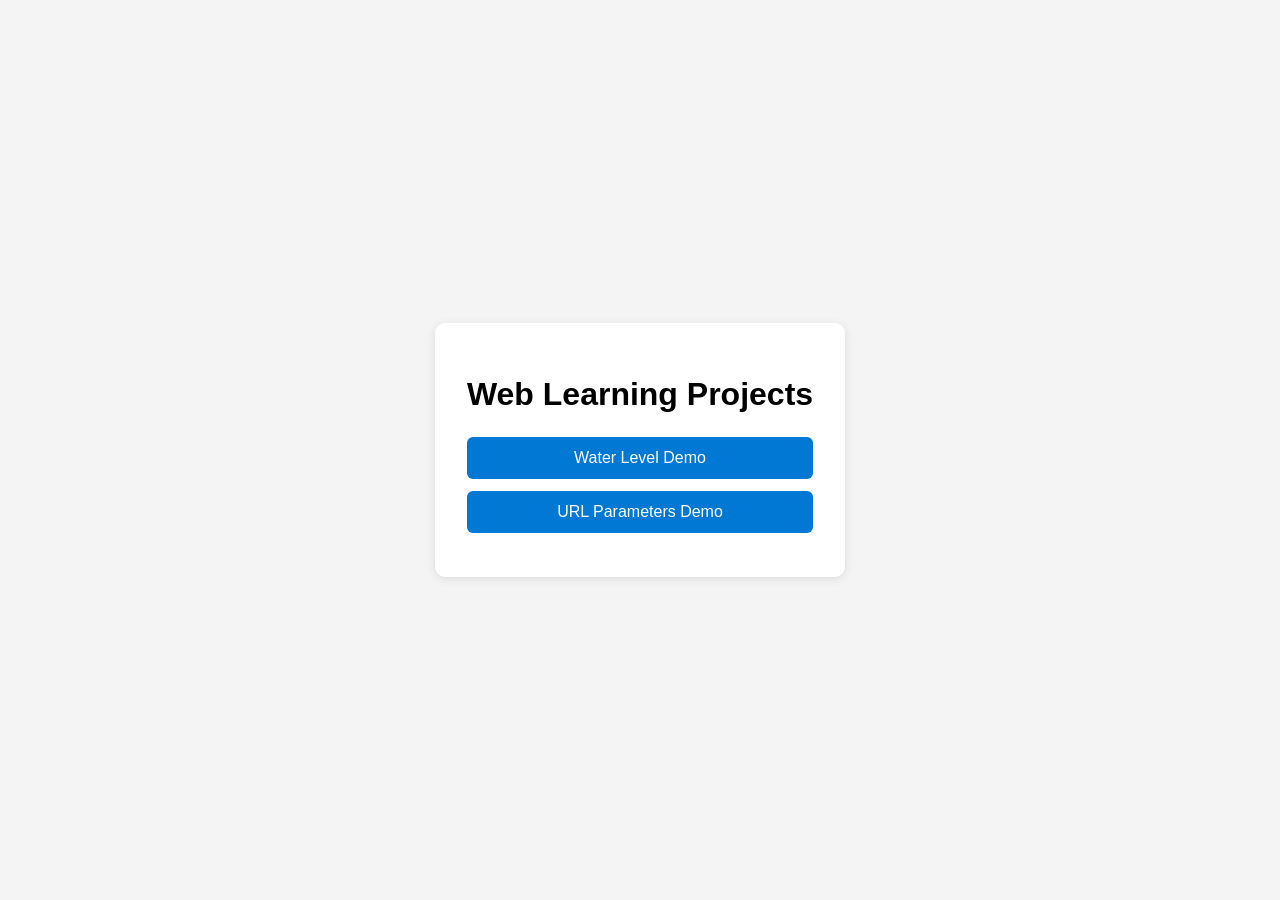
<file: index.html>
<!DOCTYPE html>
<html lang="en">
<head>
  <meta charset="UTF-8">
  <meta name="viewport" content="width=device-width, initial-scale=1.0">
  <title>Web Learning</title>

  <style>
    body {
      font-family: Arial, sans-serif;
      background: #f4f4f4;
      display: flex;
      justify-content: center;
      align-items: center;
      height: 100vh;
      margin: 0;
    }

    .container {
      text-align: center;
      background: white;
      padding: 2rem;
      border-radius: 10px;
      box-shadow: 0 2px 10px rgba(0,0,0,0.1);
    }

    h1 {
      margin-bottom: 1.5rem;
    }

    a {
      display: block;
      margin: 12px 0;
      padding: 12px;
      text-decoration: none;
      color: white;
      background: #0078d4;
      border-radius: 6px;
      transition: background 0.2s;
    }

    a:hover {
      background: #005fa3;
    }
  </style>
</head>
<body>
  <div class="container">
    <h1>Web Learning Projects</h1>

    <a href="waterLevel/water.html">Water Level Demo</a>

    <a href="parameters.html">URL Parameters Demo</a>
    
  </div>
</body>
</html>
</file>
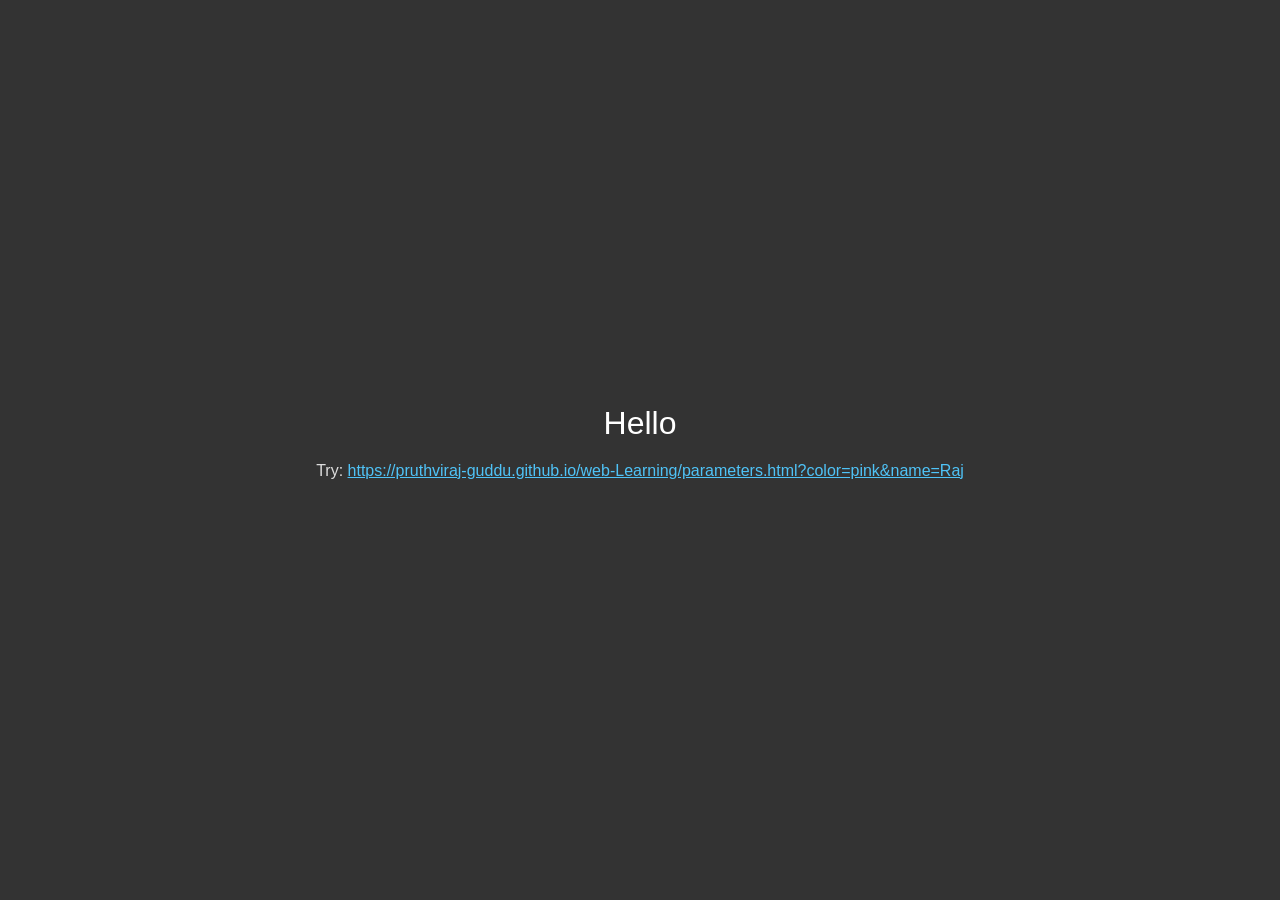
<file: parameters.html>
<!DOCTYPE html>
<html lang="en">
<head>
  <meta charset="UTF-8">
  <title>UTM Demo</title>
  <style>
    body {
      margin: 0;
      height: 100vh;
      display: flex;
      flex-direction: column;
      justify-content: center;
      align-items: center;
      font-family: Arial, sans-serif;
      font-size: 32px;
      color: white;
      background-color: #333;
    }

    #example {
      display: none;
      margin-top: 20px;
      font-size: 16px;
      color: #ddd;
      text-align: center;
    }

    #example a {
      color: #4fc3f7;
    }
  </style>
</head>
<body>
  <div id="message">Hello</div>

  <p id="example">
    Try:
    <a href="https://pruthviraj-guddu.github.io/web-Learning/parameters.html?color=pink&name=Raj">
      https://pruthviraj-guddu.github.io/web-Learning/parameters.html?color=pink&name=Raj
    </a>
  </p>

  <script>
    const params = new URLSearchParams(window.location.search);

    const color = params.get("color");
    const name = params.get("name");

    // Show example if no parameters were provided
    if (!window.location.search) {
      document.getElementById("example").style.display = "block";
    }

    if (color) {
      document.body.style.backgroundColor = color;
    }

    if (name) {
      document.getElementById("message").textContent = `Hello ${name}`;
    }
  </script>
</body>
</html>
</file>
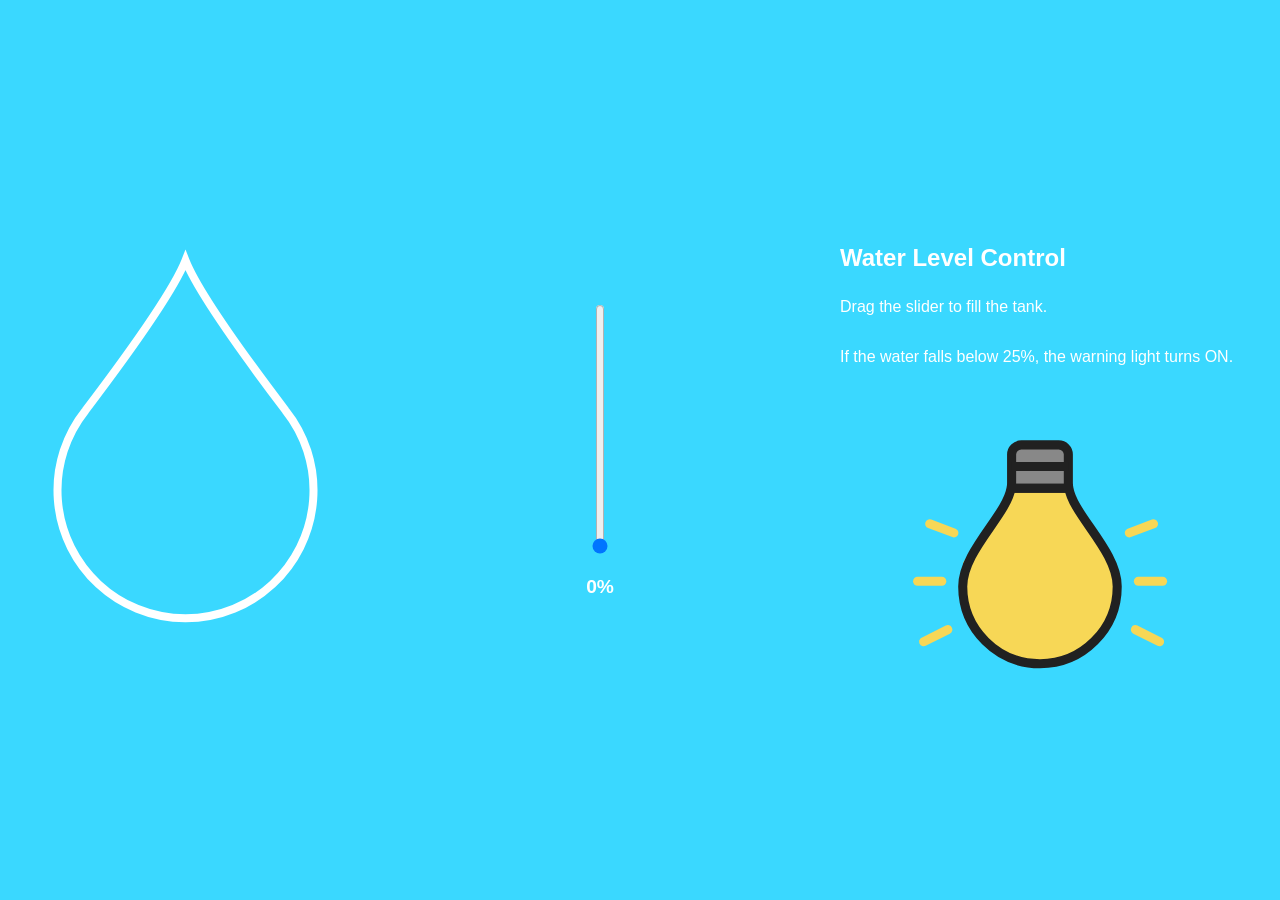
<file: waterLevel/water.html>
<!DOCTYPE html>
<html lang="en">

<head>
    <meta charset="UTF-8">
    <title>Interactive Water Tank</title>
    <style>
        /* --- GLOBAL & LAYOUT --- */
        @import url('https://fonts.googleapis.com/css?family=Work+Sans:700');

        body,
        html {
            margin: 0;
            padding: 0;
            background-color: #3ad8ff;
            /* Cyan theme */
            font-family: 'Segoe UI', Arial, sans-serif;
            overflow: hidden;
            height: 100vh;
            color: white;
        }

        .container {
            display: flex;
            height: 100%;
            width: 100%;
        }

        .section {
            flex: 1;
            display: flex;
            justify-content: center;
            align-items: center;
            position: relative;
        }

        /* --- LEFT COLUMN: TANK VISUALIZATION --- */
        .tank-section {
            /* Keep it transparent */
        }

        .tank-wrapper {
            position: relative;
            width: 300px;
            height: 420px;
            display: flex;
            justify-content: center;
            align-items: center;
        }

        /* Water Animation Layer */
        .loader {
            position: absolute;
            top: 0;
            left: 0;
            width: 100%;
            height: 100%;
            overflow: hidden;
            z-index: 1;
        }

        .water {
            position: absolute;
            width: 200%;
            height: 200%;
            background: white;
            border-radius: 40%;
            /* Rounded wave edges */
            left: -50%;
            top: 110%;
            /* Initial Empty */
            animation: wave 5s linear infinite;
            transition: top 0.3s ease-out;
        }

        /* SVG Overlay Layer */
        .tank-svg-overlay {
            position: absolute;
            top: 0;
            left: 0;
            width: 100%;
            height: 100%;
            z-index: 2;
            pointer-events: none;
        }

        #mask-layer {
            fill: #3ad8ff;
            /* Matches background */
        }

        /* --- MIDDLE COLUMN: SLIDER --- */
        .slider-section {
            flex-direction: column;
            gap: 20px;
        }

        input[type=range] {
            -webkit-appearance: slider-vertical;
            width: 8px;
            height: 250px;
            cursor: pointer;
        }

        /* --- RIGHT COLUMN: TEXT & BULB --- */
        .text-section {
            flex-direction: column;
            padding: 40px;
            text-align: left;
            align-items: flex-start;
        }

        h2 {
            margin-bottom: 10px;
        }

        .bulb-container {
            width: 100%;
            display: flex;
            justify-content: center;
            margin-top: 20px;
        }

        /* Bulb CSS */
        .cfl-container {
            position: relative;
            text-align: center;
        }

        .cfl-container svg {
            height: 250px;
            /* Reduced size slightly for layout balance */
            width: 280px;
            transform: rotate(180deg);
            margin-top: 20px;
        }

        /* Cord for the bulb */
        .cfl-container::before {
            position: absolute;
            content: "";
            width: 10px;
            height: 50%;
            background: #212121;
            z-index: -1;
            top: -40%;
            left: 50%;
            margin-left: -5px;
        }

        /* Bulb transitions */
        .cfl-container .bulb-inner {
            transition: all 0.2s ease;
        }

        .cfl-container .streaks {
            stroke: transparent;
            transition: all 0.15s ease;
        }

        /* Bulb ON state */
        .cfl-container.on .bulb-inner {
            fill: #f7d756 !important;
            /* Yellow light */
        }

        .cfl-container.on .streaks {
            stroke: #f7d756;
            /* Yellow streaks */
        }

        /* --- ANIMATIONS --- */
        @keyframes wave {
            0% {
                transform: rotate(0deg);
            }

            100% {
                transform: rotate(360deg);
            }
        }
    </style>
</head>

<body>

    <div class="container">

        <!-- LEFT: Water Tank -->
        <div class="section tank-section">
            <div class="tank-wrapper">

                <!-- Waving Water -->
                <div class="loader">
                    <div class="water" id="water"></div>
                </div>

                <!-- SVG Overlay -->
                <svg class="tank-svg-overlay" viewBox="0 0 30 42" preserveAspectRatio="none">
                    <path id="mask-layer"
                        d="M 0,0 V 42 H 30 V 0 Z 
                             M 13.55,2.04 c 1,2.53 4.33,7.53 10,15 a 12.8,12.8 0 1 1 -20,0 c 5.66,-7.46 9,-12.46 10,-15 z" />

                    <path fill="transparent" stroke="#ffffff" stroke-width="0.8"
                        d="M 13.55,2.04 c 1,2.53 4.33,7.53 10,15 a 12.8,12.8 0 1 1 -20,0 c 5.66,-7.46 9,-12.46 10,-15 z" />
                </svg>

            </div>
        </div>

        <!-- MIDDLE: Slider -->
        <div class="section slider-section">
            <input type="range" id="levelSlider" min="0" max="100" value="0">
            <span id="levelText" style="font-size: 1.2rem; font-weight: bold;">0%</span>
        </div>

        <!-- RIGHT: Description + Bulb -->
        <div class="section text-section">
            <h2>Water Level Control</h2>
            <p>Drag the slider to fill the tank.</p>
            <p>If the water falls below 25%, the warning light turns ON.</p>

            <div class="bulb-container">
                <div class="cfl-container" id="bulb">
                    <svg version="1.1" xmlns="http://www.w3.org/2000/svg" viewBox="0 0 275.3 413.3"
                        xml:space="preserve">
                        <g id="off">
                            <path class="bulb-inner" fill="#dedede" d="M137.7,13.7C67.2,13.7,10,70.9,10,141.4c0,58.3,72.8,118.2,79.9,162.3h47.8h47.8
                                     c7.1-44,48.9-80.9,78.9-122.3C265.3,50.9,208.2,13.7,137.7,13.7z" />
                        </g>

                        <g id="outline">
                            <path fill="#888" stroke="#212121" stroke-width="15" stroke-miterlimit="10"
                                d="M168.5,375.5h-61.7c-8.9,0-16-7.2-16-16 v-55.8h93.8v55.8C184.6,368.3,177.4,375.5,168.5,375.5z" />
                            <line fill="#333333" stroke="#212121" stroke-width="15" stroke-miterlimit="10" x1="184.6"
                                y1="339.6" x2="90.8" y2="339.6" />
                            <path fill="none" stroke="#212121" stroke-width="15" stroke-miterlimit="10"
                                d="M137.7,13.7C67.2,13.7,10,70.9,10,141.4 c0,58.3,72.8,118.2,79.9,162.3h47.8h47.8c7.1-44,79.9-103.9,79.9-162.3C265.3,70.9,208.2,13.7,137.7,13.7z" />
                        </g>

                        <g class="streaks">
                            <line x1="320" y1="245" x2="280" y2="230" style="stroke-width:15; stroke-linecap: round;" />
                            <line x1="340" y1="150" x2="300" y2="150" style="stroke-width:15; stroke-linecap: round;" />
                            <line x1="330" y1="50" x2="290" y2="70" style="stroke-width:15; stroke-linecap: round;" />
                            <line x1="-10" y1="230" x2="-50" y2="245" style="stroke-width:15; stroke-linecap: round;" />
                            <line x1="-25" y1="150" x2="-65" y2="150" style="stroke-width:15; stroke-linecap: round;" />
                            <line x1="-20" y1="70" x2="-60" y2="50" style="stroke-width:15; stroke-linecap: round;" />
                        </g>
                    </svg>
                </div>
            </div>

        </div>

    </div>

    <script>
        const slider = document.getElementById("levelSlider");
        const water = document.getElementById("water");
        const text = document.getElementById("levelText");
        const bulb = document.getElementById("bulb");

        function updateLevel() {
            const val = Number(slider.value);
            text.textContent = val + "%";

            // Water Mapping: 
            // 0% slider => top: 120% (low)
            // 50% slider => top: 20%
            // 100% slider => top: -80% (very high)
            const topPos = 120 - (val * 2);
            water.style.top = topPos + "%";

            // Bulb Logic:
            // If water <= 25%, turn bulb ON (add class 'on')
            // Otherwise, turn bulb OFF (remove class 'on')
            if (val <= 25) {
                bulb.classList.add("on");
            } else {
                bulb.classList.remove("on");
            }
        }

        slider.addEventListener("input", updateLevel);
        updateLevel(); // Run once on load
    </script>

</body>

</html>
</file>
